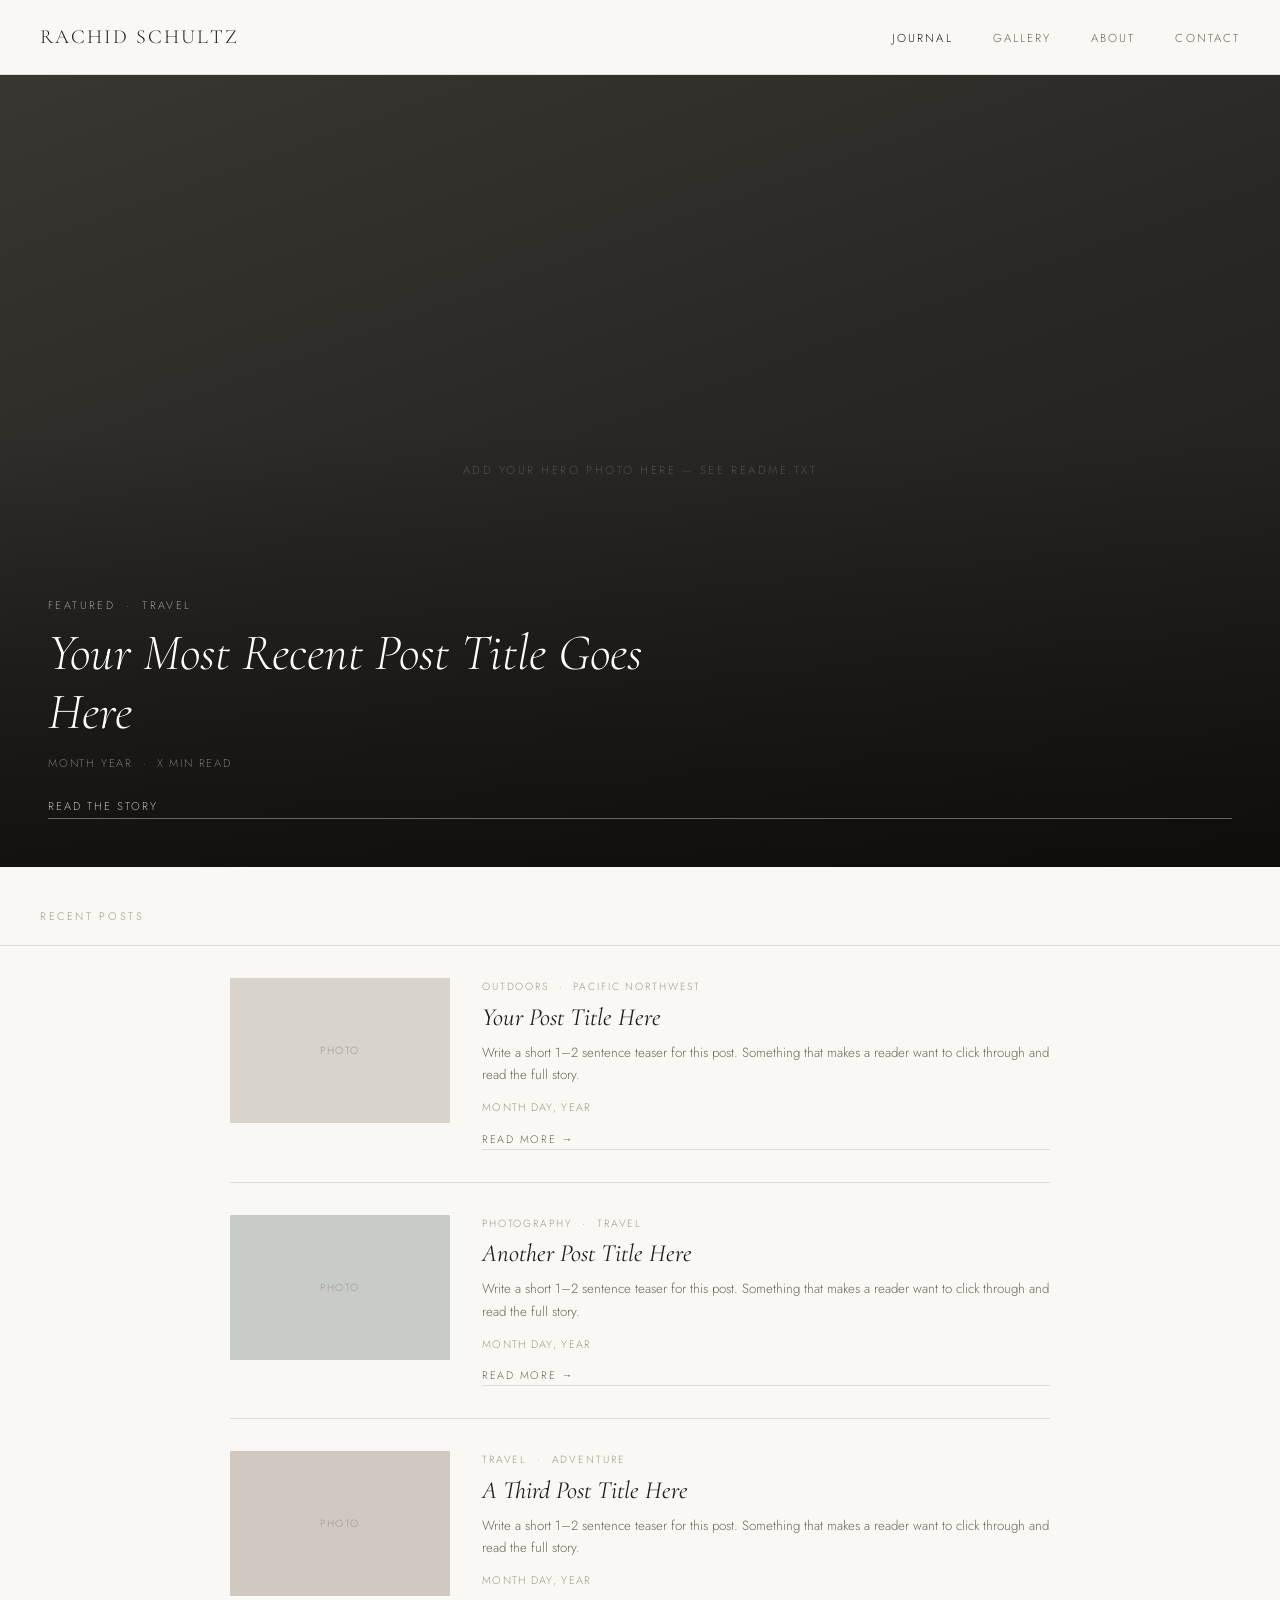
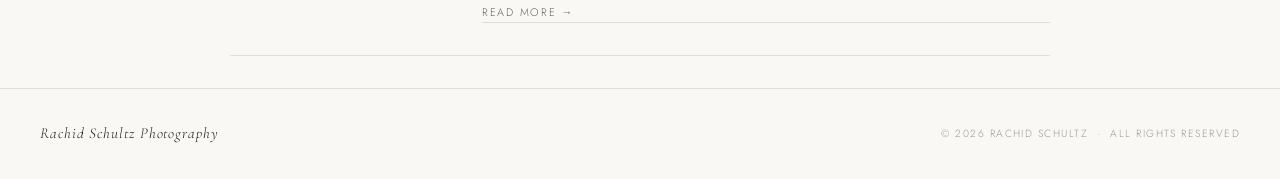
<file: index.html>
<!DOCTYPE html>
<html lang="en">
<head>
  <meta charset="UTF-8" />
  <meta name="viewport" content="width=device-width, initial-scale=1.0" />
  <title>Rachid Schultz Photography</title>
  <meta name="description" content="Photography, travel and outdoor adventures by Rachid Schultz." />
  <link rel="stylesheet" href="css/style.css" />
</head>
<body>

  <nav>
    <a href="index.html" class="nav-logo">Rachid Schultz</a>
    <ul class="nav-links" id="nav-links">
      <li><a href="index.html" class="active">Journal</a></li>
      <li><a href="gallery.html">Gallery</a></li>
      <li><a href="about.html">About</a></li>
      <li><a href="contact.html">Contact</a></li>
    </ul>
    <button class="nav-toggle" id="nav-toggle" aria-label="Toggle menu">
      <span></span><span></span><span></span>
    </button>
  </nav>

  <main>

    <!-- HERO: replace the placeholder div with an <img> tag once you have a photo -->
    <section class="hero">
      <div class="hero-placeholder">
        <div class="hero-placeholder-text">Add your hero photo here — see README.txt</div>
      </div>
      <!-- To use a photo instead, delete the div above and uncomment this:
      <img src="images/hero.jpg" alt="Your hero image description" />
      -->
      <div class="hero-overlay">
        <div class="hero-tag">Featured &nbsp;·&nbsp; Travel</div>
        <h1 class="hero-title">Your Most Recent Post Title Goes Here</h1>
        <div class="hero-meta">Month Year &nbsp;·&nbsp; X min read</div>
        <a href="#" class="hero-cta">Read the story</a>
      </div>
    </section>

    <div class="section-label">Recent posts</div>

    <div class="posts">

      <!-- POST 1 — duplicate this block to add more posts -->
      <article class="post-card">
        <div class="post-thumb">
          <!-- Replace the placeholder below with: <img src="images/post1.jpg" alt="Description" /> -->
          <div class="thumb-placeholder g1">Photo</div>
        </div>
        <div class="post-body">
          <div class="post-tag">Outdoors &nbsp;·&nbsp; Pacific Northwest</div>
          <h2 class="post-title">Your Post Title Here</h2>
          <p class="post-excerpt">Write a short 1–2 sentence teaser for this post. Something that makes a reader want to click through and read the full story.</p>
          <div class="post-meta">Month Day, Year</div>
          <a href="#" class="read-more">Read more →</a>
        </div>
      </article>

      <!-- POST 2 -->
      <article class="post-card">
        <div class="post-thumb">
          <div class="thumb-placeholder g2">Photo</div>
        </div>
        <div class="post-body">
          <div class="post-tag">Photography &nbsp;·&nbsp; Travel</div>
          <h2 class="post-title">Another Post Title Here</h2>
          <p class="post-excerpt">Write a short 1–2 sentence teaser for this post. Something that makes a reader want to click through and read the full story.</p>
          <div class="post-meta">Month Day, Year</div>
          <a href="#" class="read-more">Read more →</a>
        </div>
      </article>

      <!-- POST 3 -->
      <article class="post-card">
        <div class="post-thumb">
          <div class="thumb-placeholder g3">Photo</div>
        </div>
        <div class="post-body">
          <div class="post-tag">Travel &nbsp;·&nbsp; Adventure</div>
          <h2 class="post-title">A Third Post Title Here</h2>
          <p class="post-excerpt">Write a short 1–2 sentence teaser for this post. Something that makes a reader want to click through and read the full story.</p>
          <div class="post-meta">Month Day, Year</div>
          <a href="#" class="read-more">Read more →</a>
        </div>
      </article>

    </div><!-- /posts -->

  </main>

  <footer>
    <div class="footer-logo">Rachid Schultz Photography</div>
    <div class="footer-copy">© 2026 Rachid Schultz &nbsp;·&nbsp; All rights reserved</div>
  </footer>

  <script src="js/main.js"></script>
</body>
</html>
</file>
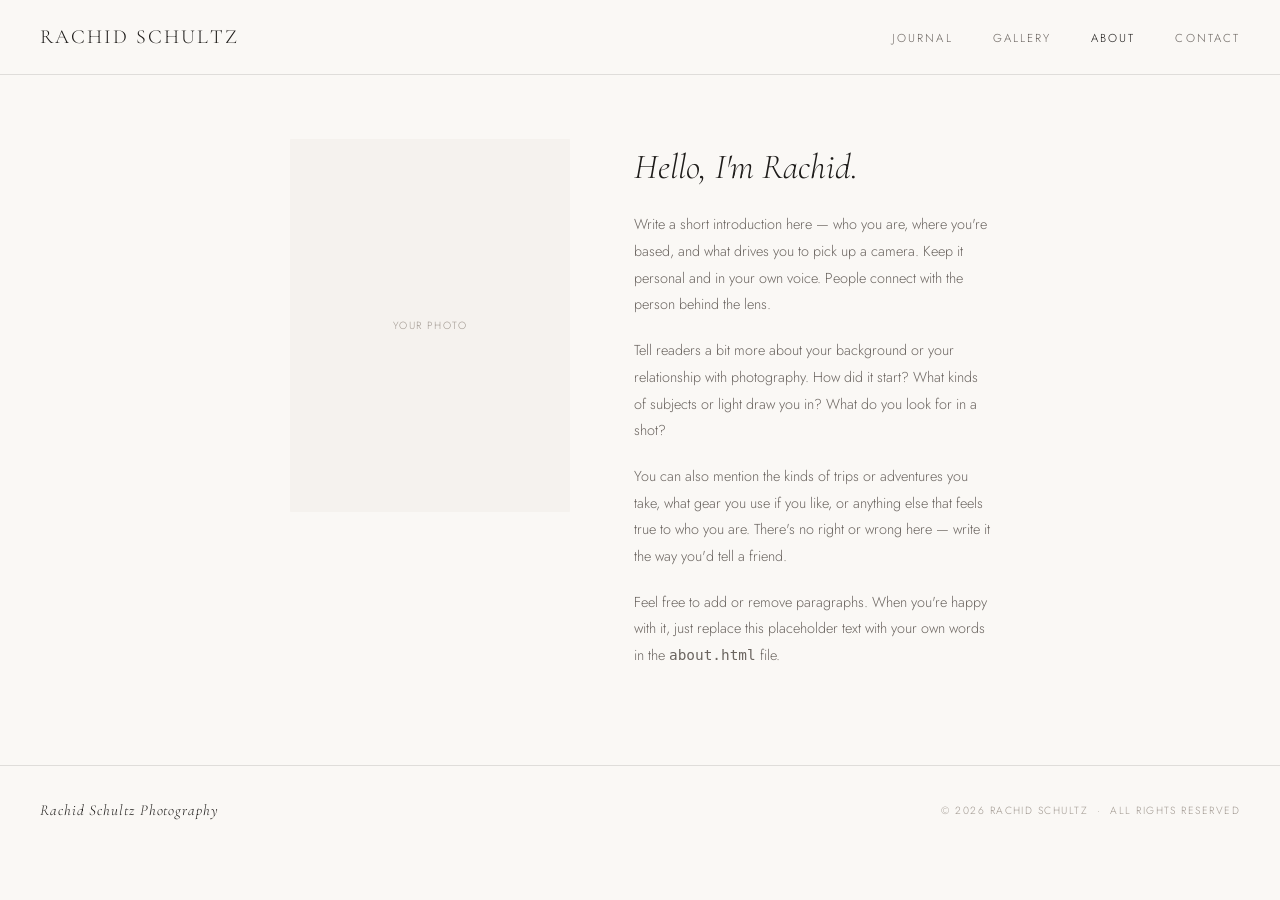
<file: about.html>
<!DOCTYPE html>
<html lang="en">
<head>
  <meta charset="UTF-8" />
  <meta name="viewport" content="width=device-width, initial-scale=1.0" />
  <title>About — Rachid Schultz Photography</title>
  <meta name="description" content="About Rachid Schultz — photographer, traveler, adventurer." />
  <link rel="stylesheet" href="css/style.css" />
</head>
<body>

  <nav>
    <a href="index.html" class="nav-logo">Rachid Schultz</a>
    <ul class="nav-links" id="nav-links">
      <li><a href="index.html">Journal</a></li>
      <li><a href="gallery.html">Gallery</a></li>
      <li><a href="about.html" class="active">About</a></li>
      <li><a href="contact.html">Contact</a></li>
    </ul>
    <button class="nav-toggle" id="nav-toggle" aria-label="Toggle menu">
      <span></span><span></span><span></span>
    </button>
  </nav>

  <main>
    <div class="about-wrap">

      <div class="about-photo">
        <!-- Replace with: <img src="images/portrait.jpg" alt="Rachid Schultz" /> -->
        <div class="about-photo-placeholder">Your photo</div>
      </div>

      <div class="about-text">
        <h1>Hello, I'm Rachid.</h1>

        <p>Write a short introduction here — who you are, where you're based, and what drives you to pick up a camera. Keep it personal and in your own voice. People connect with the person behind the lens.</p>

        <p>Tell readers a bit more about your background or your relationship with photography. How did it start? What kinds of subjects or light draw you in? What do you look for in a shot?</p>

        <p>You can also mention the kinds of trips or adventures you take, what gear you use if you like, or anything else that feels true to who you are. There's no right or wrong here — write it the way you'd tell a friend.</p>

        <p>Feel free to add or remove paragraphs. When you're happy with it, just replace this placeholder text with your own words in the <code>about.html</code> file.</p>
      </div>

    </div>
  </main>

  <footer>
    <div class="footer-logo">Rachid Schultz Photography</div>
    <div class="footer-copy">© 2026 Rachid Schultz &nbsp;·&nbsp; All rights reserved</div>
  </footer>

  <script src="js/main.js"></script>
</body>
</html>
</file>
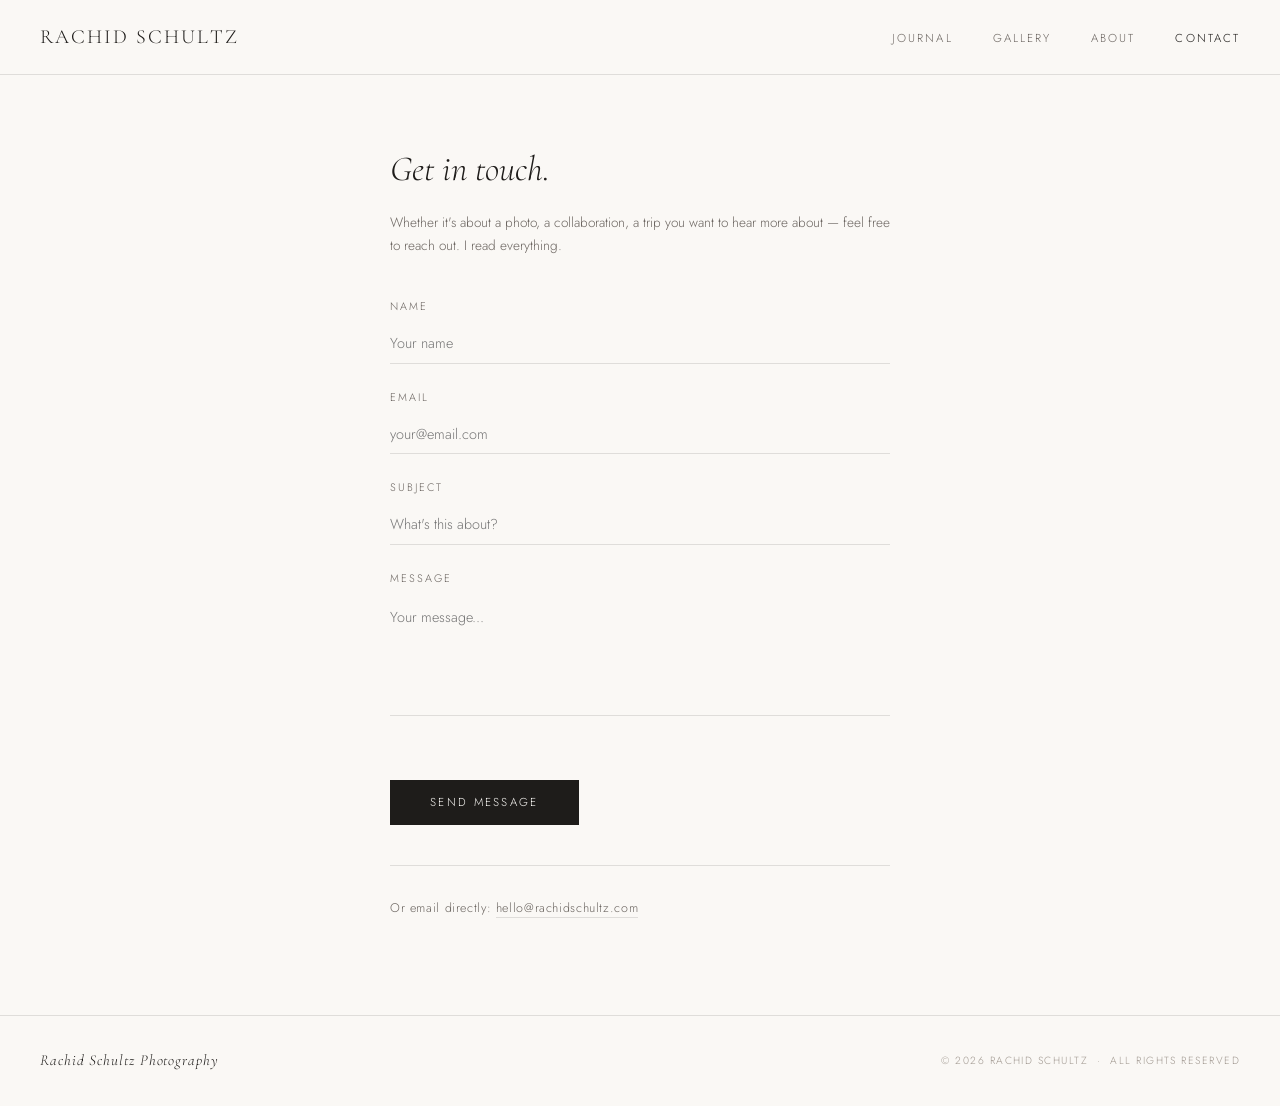
<file: contact.html>
<!DOCTYPE html>
<html lang="en">
<head>
  <meta charset="UTF-8" />
  <meta name="viewport" content="width=device-width, initial-scale=1.0" />
  <title>Contact — Rachid Schultz Photography</title>
  <meta name="description" content="Get in touch with Rachid Schultz." />
  <link rel="stylesheet" href="css/style.css" />
</head>
<body>

  <nav>
    <a href="index.html" class="nav-logo">Rachid Schultz</a>
    <ul class="nav-links" id="nav-links">
      <li><a href="index.html">Journal</a></li>
      <li><a href="gallery.html">Gallery</a></li>
      <li><a href="about.html">About</a></li>
      <li><a href="contact.html" class="active">Contact</a></li>
    </ul>
    <button class="nav-toggle" id="nav-toggle" aria-label="Toggle menu">
      <span></span><span></span><span></span>
    </button>
  </nav>

  <main>
    <div class="contact-wrap">
      <h1>Get in touch.</h1>
      <p class="contact-sub">Whether it's about a photo, a collaboration, a trip you want to hear more about — feel free to reach out. I read everything.</p>

      <!-- This form uses Formspree (free). See README.txt for setup instructions.
           Replace YOUR_FORM_ID below with your actual Formspree form ID. -->
      <form action="https://formspree.io/f/YOUR_FORM_ID" method="POST" id="contact-form">

        <div class="form-group">
          <label for="name">Name</label>
          <input type="text" id="name" name="name" placeholder="Your name" required />
        </div>

        <div class="form-group">
          <label for="email">Email</label>
          <input type="email" id="email" name="email" placeholder="your@email.com" required />
        </div>

        <div class="form-group">
          <label for="subject">Subject</label>
          <input type="text" id="subject" name="subject" placeholder="What's this about?" />
        </div>

        <div class="form-group">
          <label for="message">Message</label>
          <textarea id="message" name="message" placeholder="Your message..." required></textarea>
        </div>

        <button type="submit" class="form-submit">Send message</button>

        <p id="form-success" style="display:none; margin-top:1.5rem; font-size:0.83rem; color:#6b6560;">
          Thanks — your message was sent. I'll be in touch soon.
        </p>
        <p id="form-error" style="display:none; margin-top:1.5rem; font-size:0.83rem; color:#a05040;">
          Something went wrong. Try emailing me directly below.
        </p>

      </form>

      <div class="contact-email">
        Or email directly: <a href="mailto:hello@rachidschultz.com">hello@rachidschultz.com</a>
      </div>

    </div>
  </main>

  <footer>
    <div class="footer-logo">Rachid Schultz Photography</div>
    <div class="footer-copy">© 2026 Rachid Schultz &nbsp;·&nbsp; All rights reserved</div>
  </footer>

  <script src="js/main.js"></script>
  <script>
    const form = document.getElementById('contact-form');
    if (form) {
      form.addEventListener('submit', async function(e) {
        e.preventDefault();
        const btn = form.querySelector('.form-submit');
        btn.textContent = 'Sending…';
        btn.disabled = true;
        try {
          const res = await fetch(form.action, {
            method: 'POST',
            body: new FormData(form),
            headers: { 'Accept': 'application/json' }
          });
          if (res.ok) {
            form.reset();
            document.getElementById('form-success').style.display = 'block';
            btn.style.display = 'none';
          } else {
            throw new Error();
          }
        } catch {
          document.getElementById('form-error').style.display = 'block';
          btn.textContent = 'Send message';
          btn.disabled = false;
        }
      });
    }
  </script>
</body>
</html>
</file>
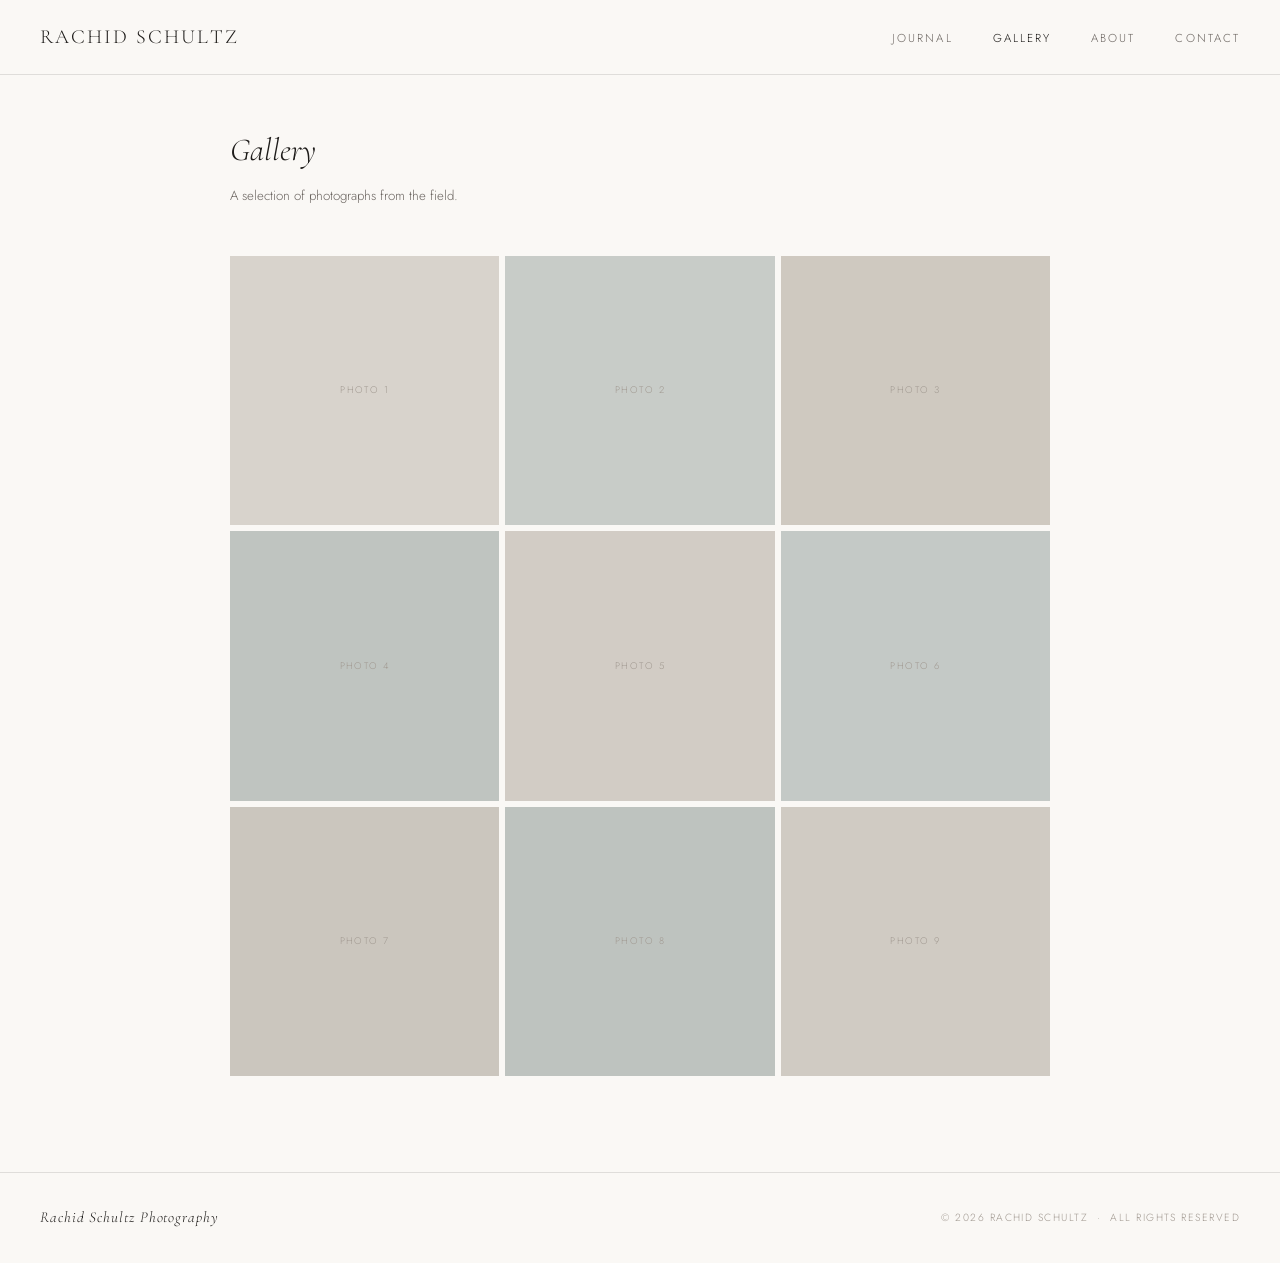
<file: gallery.html>
<!DOCTYPE html>
<html lang="en">
<head>
  <meta charset="UTF-8" />
  <meta name="viewport" content="width=device-width, initial-scale=1.0" />
  <title>Gallery — Rachid Schultz Photography</title>
  <meta name="description" content="Photo gallery — Rachid Schultz Photography." />
  <link rel="stylesheet" href="css/style.css" />
  <style>
    /* Lightbox */
    .lightbox {
      display: none;
      position: fixed;
      inset: 0;
      background: rgba(18,16,14,0.92);
      z-index: 200;
      align-items: center;
      justify-content: center;
    }
    .lightbox.open { display: flex; }
    .lightbox-img {
      max-width: 90vw;
      max-height: 85vh;
      object-fit: contain;
      border-radius: 1px;
    }
    .lightbox-close {
      position: absolute;
      top: 1.5rem;
      right: 2rem;
      background: none;
      border: none;
      color: rgba(255,255,255,0.5);
      font-size: 1.8rem;
      cursor: pointer;
      font-weight: 300;
      line-height: 1;
      transition: color 0.2s;
    }
    .lightbox-close:hover { color: #fff; }
    .lightbox-placeholder {
      width: 320px;
      height: 240px;
      background: #2a2725;
      display: flex;
      align-items: center;
      justify-content: center;
      font-size: 0.7rem;
      letter-spacing: 0.15em;
      text-transform: uppercase;
      color: rgba(255,255,255,0.25);
      font-family: 'Jost', sans-serif;
    }
  </style>
</head>
<body>

  <nav>
    <a href="index.html" class="nav-logo">Rachid Schultz</a>
    <ul class="nav-links" id="nav-links">
      <li><a href="index.html">Journal</a></li>
      <li><a href="gallery.html" class="active">Gallery</a></li>
      <li><a href="about.html">About</a></li>
      <li><a href="contact.html">Contact</a></li>
    </ul>
    <button class="nav-toggle" id="nav-toggle" aria-label="Toggle menu">
      <span></span><span></span><span></span>
    </button>
  </nav>

  <main>
    <div class="gallery-intro">
      <h1>Gallery</h1>
      <p>A selection of photographs from the field.</p>
    </div>

    <div class="gallery-grid">

      <!-- To add a real photo, replace the inner div with:
           <img src="images/gallery/photo1.jpg" alt="Description of photo" />
           and remove the class from the outer div (keep gallery-item) -->

      <div class="gallery-item g1" onclick="openLightbox(this)">
        <div class="gallery-placeholder">Photo 1</div>
      </div>
      <div class="gallery-item g2" onclick="openLightbox(this)">
        <div class="gallery-placeholder">Photo 2</div>
      </div>
      <div class="gallery-item g3" onclick="openLightbox(this)">
        <div class="gallery-placeholder">Photo 3</div>
      </div>
      <div class="gallery-item g4" onclick="openLightbox(this)">
        <div class="gallery-placeholder">Photo 4</div>
      </div>
      <div class="gallery-item g5" onclick="openLightbox(this)">
        <div class="gallery-placeholder">Photo 5</div>
      </div>
      <div class="gallery-item g6" onclick="openLightbox(this)">
        <div class="gallery-placeholder">Photo 6</div>
      </div>
      <div class="gallery-item g7" onclick="openLightbox(this)">
        <div class="gallery-placeholder">Photo 7</div>
      </div>
      <div class="gallery-item g8" onclick="openLightbox(this)">
        <div class="gallery-placeholder">Photo 8</div>
      </div>
      <div class="gallery-item g9" onclick="openLightbox(this)">
        <div class="gallery-placeholder">Photo 9</div>
      </div>

    </div>
  </main>

  <!-- Lightbox overlay -->
  <div class="lightbox" id="lightbox">
    <button class="lightbox-close" onclick="closeLightbox()">×</button>
    <div class="lightbox-placeholder" id="lightbox-content">Click a photo to enlarge</div>
  </div>

  <footer>
    <div class="footer-logo">Rachid Schultz Photography</div>
    <div class="footer-copy">© 2026 Rachid Schultz &nbsp;·&nbsp; All rights reserved</div>
  </footer>

  <script src="js/main.js"></script>
  <script>
    function openLightbox(el) {
      const img = el.querySelector('img');
      const lb = document.getElementById('lightbox');
      const content = document.getElementById('lightbox-content');
      lb.classList.add('open');
      if (img) {
        content.outerHTML = '<img class="lightbox-img" id="lightbox-content" src="' + img.src + '" alt="' + img.alt + '" />';
      }
      document.body.style.overflow = 'hidden';
    }
    function closeLightbox() {
      document.getElementById('lightbox').classList.remove('open');
      document.body.style.overflow = '';
    }
    document.getElementById('lightbox').addEventListener('click', function(e) {
      if (e.target === this) closeLightbox();
    });
    document.addEventListener('keydown', function(e) {
      if (e.key === 'Escape') closeLightbox();
    });
  </script>
</body>
</html>
</file>
<file: css/style.css>
@import url('https://fonts.googleapis.com/css2?family=Cormorant+Garamond:ital,wght@0,300;0,400;1,300;1,400&family=Jost:wght@300;400&display=swap');

*, *::before, *::after { box-sizing: border-box; margin: 0; padding: 0; }

:root {
  --cream: #f5f2ee;
  --warm-white: #faf8f5;
  --text-dark: #1e1c1a;
  --text-mid: #6b6560;
  --text-light: #a09890;
  --border: rgba(30,28,26,0.12);
  --serif: 'Cormorant Garamond', Georgia, serif;
  --sans: 'Jost', sans-serif;
}

html { scroll-behavior: smooth; }

body {
  font-family: var(--sans);
  font-weight: 300;
  background: var(--warm-white);
  color: var(--text-dark);
  font-size: 16px;
  line-height: 1.7;
}

a { color: inherit; text-decoration: none; }
img { display: block; width: 100%; object-fit: cover; }

/* ── NAV ── */
nav {
  position: sticky;
  top: 0;
  z-index: 100;
  background: var(--warm-white);
  border-bottom: 0.5px solid var(--border);
  display: flex;
  justify-content: space-between;
  align-items: center;
  padding: 1.25rem 2.5rem;
}

.nav-logo {
  font-family: var(--serif);
  font-size: 1.25rem;
  font-weight: 300;
  letter-spacing: 0.1em;
  text-transform: uppercase;
}

.nav-links {
  list-style: none;
  display: flex;
  gap: 2.5rem;
}

.nav-links a {
  font-size: 0.72rem;
  letter-spacing: 0.18em;
  text-transform: uppercase;
  color: var(--text-mid);
  transition: color 0.2s;
}

.nav-links a:hover,
.nav-links a.active { color: var(--text-dark); }

.nav-toggle {
  display: none;
  flex-direction: column;
  gap: 5px;
  cursor: pointer;
  background: none;
  border: none;
  padding: 4px;
}

.nav-toggle span {
  display: block;
  width: 22px;
  height: 1px;
  background: var(--text-dark);
  transition: all 0.25s;
}

/* ── HERO ── */
.hero {
  position: relative;
  width: 100%;
  height: 88vh;
  min-height: 500px;
  overflow: hidden;
  background: #2a2725;
}

.hero img {
  width: 100%;
  height: 100%;
  object-fit: cover;
  opacity: 0.85;
}

.hero-placeholder {
  width: 100%;
  height: 100%;
  background: linear-gradient(160deg, #3a3632 0%, #2a2825 45%, #1e1b18 100%);
  display: flex;
  flex-direction: column;
  align-items: center;
  justify-content: center;
  gap: 1rem;
}

.hero-placeholder-text {
  font-size: 0.72rem;
  letter-spacing: 0.22em;
  text-transform: uppercase;
  color: rgba(255,255,255,0.2);
}

.hero-overlay {
  position: absolute;
  inset: 0;
  background: linear-gradient(to top, rgba(0,0,0,0.5) 0%, transparent 55%);
  display: flex;
  flex-direction: column;
  justify-content: flex-end;
  padding: 3rem 3rem;
}

.hero-tag {
  font-size: 0.68rem;
  letter-spacing: 0.22em;
  text-transform: uppercase;
  color: rgba(255,255,255,0.55);
  margin-bottom: 0.6rem;
}

.hero-title {
  font-family: var(--serif);
  font-size: clamp(2rem, 5vw, 3.2rem);
  font-weight: 300;
  font-style: italic;
  color: #fff;
  line-height: 1.15;
  max-width: 680px;
}

.hero-meta {
  margin-top: 0.75rem;
  font-size: 0.7rem;
  letter-spacing: 0.16em;
  text-transform: uppercase;
  color: rgba(255,255,255,0.4);
}

.hero-cta {
  display: inline-block;
  margin-top: 1.5rem;
  font-size: 0.7rem;
  letter-spacing: 0.18em;
  text-transform: uppercase;
  color: rgba(255,255,255,0.7);
  border-bottom: 0.5px solid rgba(255,255,255,0.35);
  padding-bottom: 2px;
  transition: color 0.2s, border-color 0.2s;
}

.hero-cta:hover { color: #fff; border-color: rgba(255,255,255,0.8); }

/* ── SECTION LABEL ── */
.section-label {
  padding: 2.5rem 2.5rem 1.25rem;
  font-size: 0.68rem;
  letter-spacing: 0.24em;
  text-transform: uppercase;
  color: var(--text-light);
  border-bottom: 0.5px solid var(--border);
}

/* ── POSTS LIST ── */
.posts { padding: 0 2.5rem; max-width: 900px; margin: 0 auto; }

.post-card {
  display: grid;
  grid-template-columns: 220px 1fr;
  gap: 2rem;
  padding: 2rem 0;
  border-bottom: 0.5px solid var(--border);
  transition: opacity 0.2s;
}

.post-card:hover { opacity: 0.75; }

.post-thumb {
  width: 220px;
  height: 145px;
  overflow: hidden;
  border-radius: 1px;
  background: var(--cream);
  flex-shrink: 0;
}

.post-thumb img { height: 100%; transition: transform 0.4s ease; }
.post-card:hover .post-thumb img { transform: scale(1.03); }

.thumb-placeholder {
  width: 100%;
  height: 100%;
  display: flex;
  align-items: center;
  justify-content: center;
  font-size: 0.65rem;
  letter-spacing: 0.15em;
  text-transform: uppercase;
  color: var(--text-light);
}

.post-body { display: flex; flex-direction: column; justify-content: center; gap: 0.4rem; }

.post-tag {
  font-size: 0.65rem;
  letter-spacing: 0.18em;
  text-transform: uppercase;
  color: var(--text-light);
}

.post-title {
  font-family: var(--serif);
  font-size: 1.55rem;
  font-weight: 400;
  font-style: italic;
  line-height: 1.2;
  color: var(--text-dark);
}

.post-excerpt {
  font-size: 0.83rem;
  line-height: 1.7;
  color: var(--text-mid);
  margin-top: 0.2rem;
}

.post-meta {
  font-size: 0.68rem;
  letter-spacing: 0.12em;
  text-transform: uppercase;
  color: var(--text-light);
  margin-top: 0.3rem;
}

.read-more {
  font-size: 0.68rem;
  letter-spacing: 0.16em;
  text-transform: uppercase;
  color: var(--text-mid);
  border-bottom: 0.5px solid var(--border);
  padding-bottom: 1px;
  display: inline-block;
  margin-top: 0.4rem;
  transition: color 0.2s;
}

.read-more:hover { color: var(--text-dark); }

/* ── ABOUT PAGE ── */
.about-wrap {
  max-width: 780px;
  margin: 0 auto;
  padding: 4rem 2.5rem;
  display: grid;
  grid-template-columns: 280px 1fr;
  gap: 4rem;
  align-items: start;
}

.about-photo {
  width: 100%;
  aspect-ratio: 3/4;
  background: var(--cream);
  overflow: hidden;
  border-radius: 1px;
}

.about-photo img { height: 100%; }

.about-photo-placeholder {
  width: 100%;
  height: 100%;
  display: flex;
  align-items: center;
  justify-content: center;
  font-size: 0.65rem;
  letter-spacing: 0.15em;
  text-transform: uppercase;
  color: var(--text-light);
}

.about-text { padding-top: 0.5rem; }

.about-text h1 {
  font-family: var(--serif);
  font-size: 2.2rem;
  font-weight: 300;
  font-style: italic;
  line-height: 1.15;
  margin-bottom: 1.5rem;
}

.about-text p {
  font-size: 0.9rem;
  line-height: 1.85;
  color: var(--text-mid);
  margin-bottom: 1.2rem;
}

.about-text p:last-child { margin-bottom: 0; }

/* ── GALLERY PAGE ── */
.gallery-intro { padding: 3rem 2.5rem 1.5rem; max-width: 900px; margin: 0 auto; }

.gallery-intro h1 {
  font-family: var(--serif);
  font-size: 2rem;
  font-weight: 300;
  font-style: italic;
  margin-bottom: 0.5rem;
}

.gallery-intro p {
  font-size: 0.83rem;
  color: var(--text-mid);
}

.gallery-grid {
  display: grid;
  grid-template-columns: repeat(3, 1fr);
  gap: 6px;
  padding: 1.5rem 2.5rem 4rem;
  max-width: 900px;
  margin: 0 auto;
}

.gallery-item {
  aspect-ratio: 1;
  overflow: hidden;
  background: var(--cream);
  cursor: pointer;
  position: relative;
}

.gallery-item img { height: 100%; transition: transform 0.45s ease, opacity 0.3s; }
.gallery-item:hover img { transform: scale(1.05); opacity: 0.88; }

.gallery-placeholder {
  width: 100%;
  height: 100%;
  display: flex;
  align-items: center;
  justify-content: center;
  font-size: 0.6rem;
  letter-spacing: 0.15em;
  text-transform: uppercase;
  color: var(--text-light);
}

/* Gallery placeholder tones */
.g1 { background: #d8d3cc; }
.g2 { background: #c8ccc8; }
.g3 { background: #cfc9c0; }
.g4 { background: #bfc4c0; }
.g5 { background: #d2ccc5; }
.g6 { background: #c4c9c6; }
.g7 { background: #cbc6be; }
.g8 { background: #bec3bf; }
.g9 { background: #d0cbc3; }

/* ── CONTACT PAGE ── */
.contact-wrap {
  max-width: 580px;
  margin: 0 auto;
  padding: 4rem 2.5rem;
}

.contact-wrap h1 {
  font-family: var(--serif);
  font-size: 2.2rem;
  font-weight: 300;
  font-style: italic;
  margin-bottom: 0.75rem;
}

.contact-wrap .contact-sub {
  font-size: 0.85rem;
  color: var(--text-mid);
  margin-bottom: 2.5rem;
  line-height: 1.7;
}

.form-group { margin-bottom: 1.5rem; }

.form-group label {
  display: block;
  font-size: 0.68rem;
  letter-spacing: 0.18em;
  text-transform: uppercase;
  color: var(--text-mid);
  margin-bottom: 0.5rem;
}

.form-group input,
.form-group textarea,
.form-group select {
  width: 100%;
  background: transparent;
  border: none;
  border-bottom: 0.5px solid var(--border);
  padding: 0.6rem 0;
  font-family: var(--sans);
  font-weight: 300;
  font-size: 0.9rem;
  color: var(--text-dark);
  outline: none;
  transition: border-color 0.2s;
  border-radius: 0;
  -webkit-appearance: none;
}

.form-group input:focus,
.form-group textarea:focus {
  border-bottom-color: var(--text-dark);
}

.form-group textarea {
  resize: none;
  height: 120px;
  line-height: 1.7;
}

.form-submit {
  margin-top: 2rem;
  font-family: var(--sans);
  font-weight: 300;
  font-size: 0.72rem;
  letter-spacing: 0.2em;
  text-transform: uppercase;
  background: var(--text-dark);
  color: var(--warm-white);
  border: none;
  padding: 0.9rem 2.5rem;
  cursor: pointer;
  transition: opacity 0.2s;
}

.form-submit:hover { opacity: 0.75; }

.contact-email {
  margin-top: 2.5rem;
  padding-top: 2rem;
  border-top: 0.5px solid var(--border);
  font-size: 0.78rem;
  color: var(--text-mid);
  letter-spacing: 0.05em;
}

.contact-email a { border-bottom: 0.5px solid var(--border); }

/* ── FOOTER ── */
footer {
  border-top: 0.5px solid var(--border);
  padding: 2rem 2.5rem;
  display: flex;
  justify-content: space-between;
  align-items: center;
  margin-top: 2rem;
}

.footer-logo {
  font-family: var(--serif);
  font-size: 0.95rem;
  font-style: italic;
  letter-spacing: 0.06em;
}

.footer-copy {
  font-size: 0.65rem;
  letter-spacing: 0.14em;
  text-transform: uppercase;
  color: var(--text-light);
}

/* ── PAGE TRANSITIONS ── */
main { animation: fadeIn 0.4s ease; }
@keyframes fadeIn { from { opacity: 0; transform: translateY(6px); } to { opacity: 1; transform: translateY(0); } }

/* ── RESPONSIVE ── */
@media (max-width: 680px) {
  nav { padding: 1rem 1.25rem; }
  .nav-links { display: none; flex-direction: column; position: absolute; top: 100%; left: 0; right: 0; background: var(--warm-white); border-bottom: 0.5px solid var(--border); padding: 1.5rem 1.25rem; gap: 1.25rem; }
  .nav-links.open { display: flex; }
  .nav-toggle { display: flex; }
  .hero-overlay { padding: 1.5rem; }
  .posts, .section-label { padding-left: 1.25rem; padding-right: 1.25rem; }
  .post-card { grid-template-columns: 1fr; gap: 1rem; }
  .post-thumb { width: 100%; height: 200px; }
  .about-wrap { grid-template-columns: 1fr; gap: 2rem; padding: 2.5rem 1.25rem; }
  .about-photo { width: 180px; aspect-ratio: 1; }
  .gallery-grid { grid-template-columns: repeat(2, 1fr); padding-left: 1.25rem; padding-right: 1.25rem; }
  .contact-wrap { padding: 2.5rem 1.25rem; }
  footer { padding: 1.5rem 1.25rem; flex-direction: column; gap: 0.75rem; text-align: center; }
}
</file>
